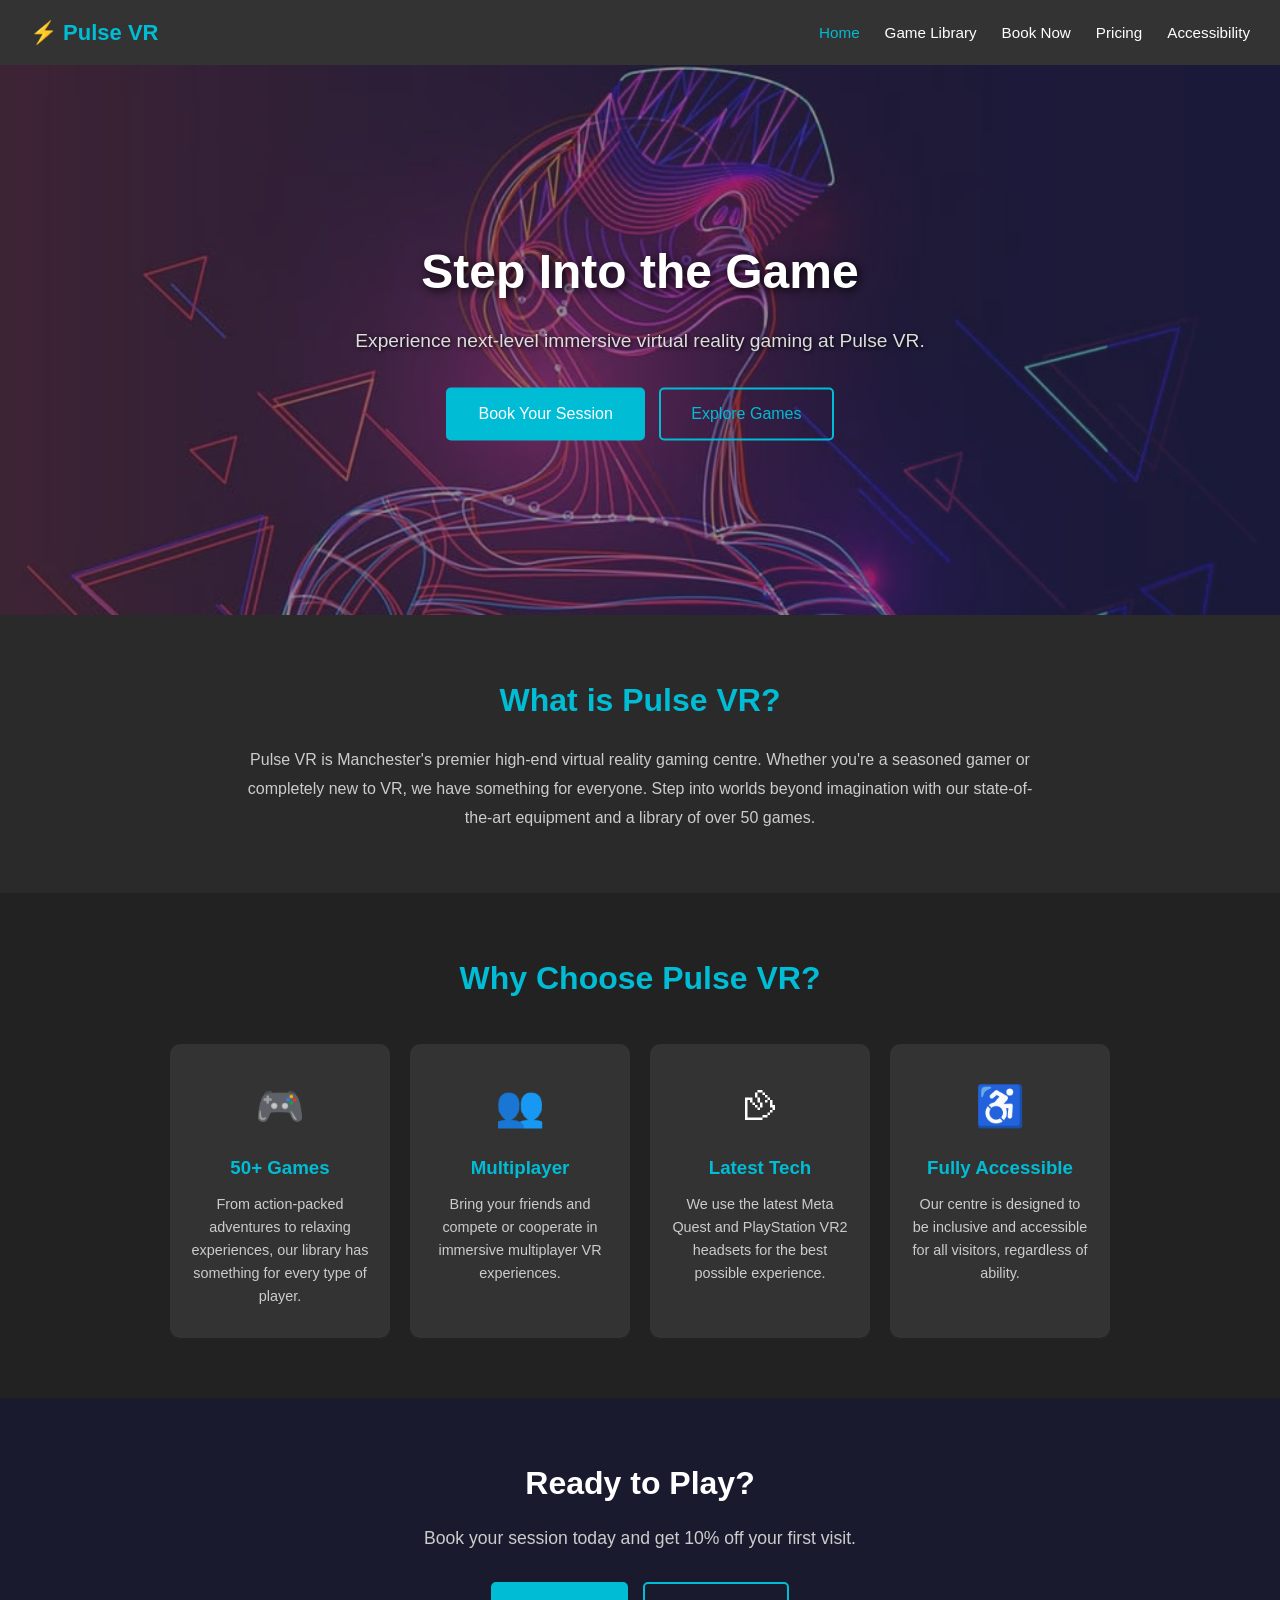
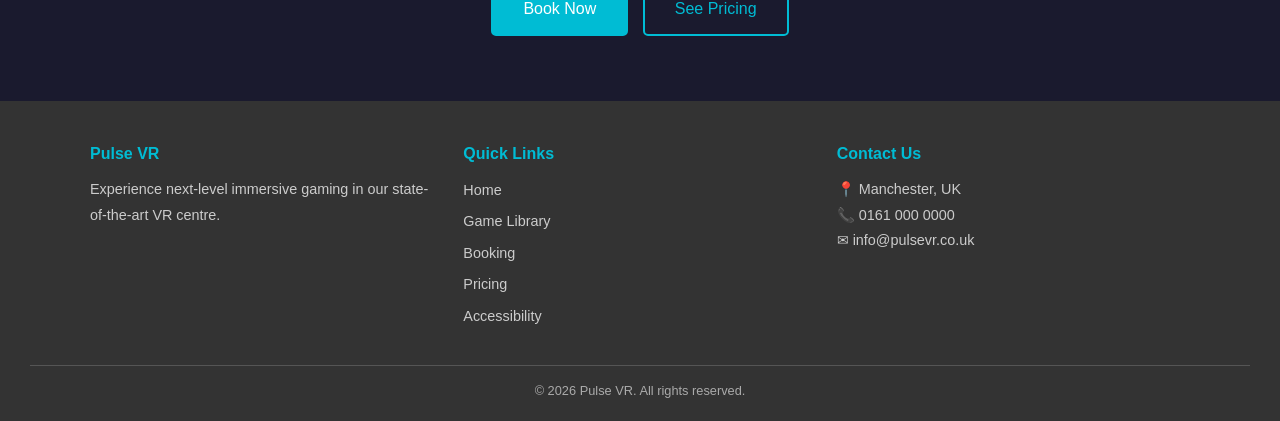
<file: index.html>
<!DOCTYPE html>
<html lang="en">
<head>
    <meta charset="UTF-8">
    <meta name="viewport" content="width=device-width, initial-scale=1.0">
    <title>Pulse VR - Step Into the Game</title> 
    <link rel="stylesheet" href="css/style.css">
</head>
<body>

    <!-- Navigation -->
    <nav>
        <a href="index.html" class="logo">&#9889; Pulse VR</a>
        <button class="hamburger" id="hamburger" aria-label="Open navigation menu">&#9776;</button>
        <ul class="nav-links" id="nav-links">
            <li><a href="index.html" class="active">Home</a></li>
            <li><a href="pages/page1.html">Game Library</a></li>
            <li><a href="pages/page2.html">Book Now</a></li>
            <li><a href="pages/page3.html">Pricing</a></li>
            <li><a href="pages/page4.html">Accessibility</a></li>
        </ul>
    </nav>

    <!-- Hero Banner -->
    <section class="hero-banner">
        <img src="images/best-virtual-reality-pc-games-hero1570484687797327.avif" alt="Players using VR headsets in an immersive gaming pod at Pulse VR centre">
        <div class="hero-text">
            <h1>Step Into the Game</h1>
            <p>Experience next-level immersive virtual reality gaming at Pulse VR.</p>
            <a href="pages/page2.html" class="btn">Book Your Session</a>
            <a href="pages/page1.html" class="btn btn-outline">Explore Games</a>
        </div>
    </section>

    <!-- About Section -->
    <section class="about">
        <div class="container">
            <h2>What is Pulse VR?</h2>
            <p>Pulse VR is Manchester's premier high-end virtual reality gaming centre. Whether you're a seasoned gamer or completely new to VR, we have something for everyone. Step into worlds beyond imagination with our state-of-the-art equipment and a library of over 50 games.</p>
        </div>
    </section>

    <!-- Features Section -->
    <section class="features">
        <div class="container">
            <h2>Why Choose Pulse VR?</h2>
            <div class="feature-cards">
                <div class="card">
                    <div class="card-icon">&#127918;</div>
                    <h3>50+ Games</h3>
                    <p>From action-packed adventures to relaxing experiences, our library has something for every type of player.</p>
                </div>
                <div class="card">
                    <div class="card-icon">&#128101;</div>
                    <h3>Multiplayer</h3>
                    <p>Bring your friends and compete or cooperate in immersive multiplayer VR experiences.</p>
                </div>
                <div class="card">
                    <div class="card-icon">&#129549;</div>
                    <h3>Latest Tech</h3>
                    <p>We use the latest Meta Quest and PlayStation VR2 headsets for the best possible experience.</p>
                </div>
                <div class="card">
                    <div class="card-icon">&#9855;</div>
                    <h3>Fully Accessible</h3>
                    <p>Our centre is designed to be inclusive and accessible for all visitors, regardless of ability.</p>
                </div>
            </div>
        </div>
    </section>

    <!-- CTA Section -->
    <section class="cta">
        <div class="container">
            <h2>Ready to Play?</h2>
            <p>Book your session today and get 10% off your first visit.</p>
            <a href="pages/page2.html" class="btn">Book Now</a>
            <a href="pages/page3.html" class="btn btn-outline">See Pricing</a>
        </div>
    </section>

    <!-- Footer -->
    <footer>
        <div class="footer-container">
            <div class="footer-section">
                <h3>Pulse VR</h3>
                <p>Experience next-level immersive gaming in our state-of-the-art VR centre.</p>
            </div>
            <div class="footer-section">
                <h3>Quick Links</h3>
                <ul>
                    <li><a href="index.html">Home</a></li>
                    <li><a href="pages/page1.html">Game Library</a></li>
                    <li><a href="pages/page2.html">Booking</a></li>
                    <li><a href="pages/page3.html">Pricing</a></li>
                    <li><a href="pages/page4.html">Accessibility</a></li>
                </ul>
            </div>
            <div class="footer-section">
                <h3>Contact Us</h3>
                <p>&#128205; Manchester, UK</p>
                <p>&#128222; 0161 000 0000</p>
                <p>&#9993; info@pulsevr.co.uk</p>
            </div>
        </div>
        <div class="footer-bottom">
            <p>&copy; 2026 Pulse VR. All rights reserved.</p>
        </div>
    </footer>

    <script src="scripts/main.js"></script>
</body>
</html>
</file>
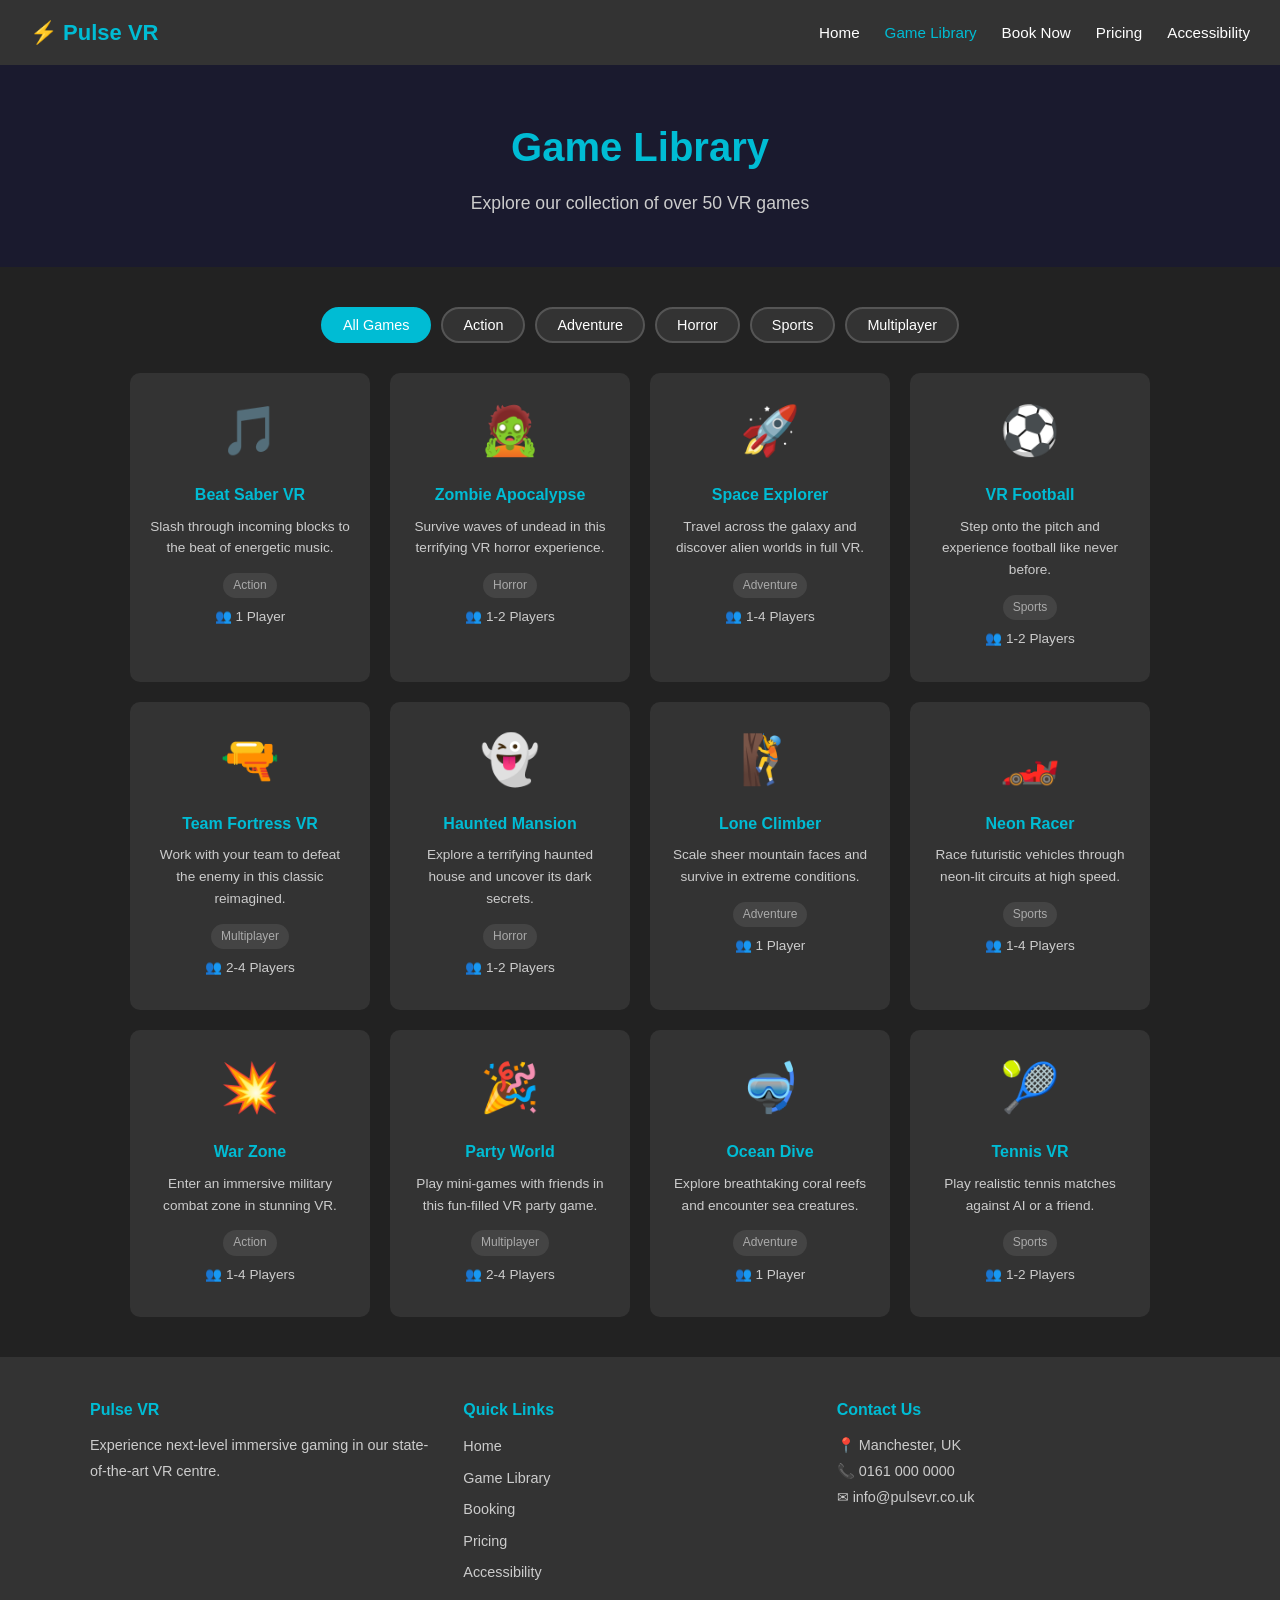
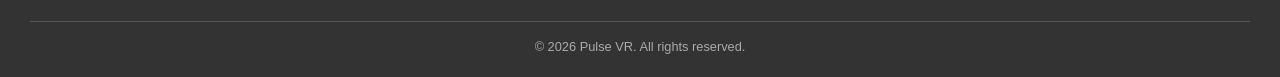
<file: pages/page1.html>
<!DOCTYPE html>
<html lang="en">
<head>
    <meta charset="UTF-8">
    <meta name="viewport" content="width=device-width, initial-scale=1.0">
    <title>Pulse VR - Game Library</title>
    <link rel="stylesheet" href="../css/style.css">
</head>
<body>

    <!-- Navigation -->
    <nav>
        <a href="../index.html" class="logo">&#9889; Pulse VR</a>
        <button class="hamburger" id="hamburger" aria-label="Open navigation menu">&#9776;</button>
        <ul class="nav-links" id="nav-links">
            <li><a href="../index.html">Home</a></li>
            <li><a href="page1.html" class="active">Game Library</a></li>
            <li><a href="page2.html">Book Now</a></li>
            <li><a href="page3.html">Pricing</a></li>
            <li><a href="page4.html">Accessibility</a></li>
        </ul>
    </nav>

    <!-- Page Header -->
    <div class="page-header">
        <h1>Game Library</h1>
        <p>Explore our collection of over 50 VR games</p>
    </div>

    <!-- Game Library Section -->
    <section class="game-library">
        <div class="filter-buttons">
            <button class="filter-btn active" data-filter="all">All Games</button>
            <button class="filter-btn" data-filter="action">Action</button>
            <button class="filter-btn" data-filter="adventure">Adventure</button>
            <button class="filter-btn" data-filter="horror">Horror</button>
            <button class="filter-btn" data-filter="sports">Sports</button>
            <button class="filter-btn" data-filter="multiplayer">Multiplayer</button>
        </div>

        <div class="games-grid" id="games-grid">
            <!-- Games are injected by JavaScript -->
        </div>
    </section>

    <!-- Footer -->
    <footer>
        <div class="footer-container">
            <div class="footer-section">
                <h3>Pulse VR</h3>
                <p>Experience next-level immersive gaming in our state-of-the-art VR centre.</p>
            </div>
            <div class="footer-section">
                <h3>Quick Links</h3>
                <ul>
                    <li><a href="../index.html">Home</a></li>
                    <li><a href="page1.html">Game Library</a></li>
                    <li><a href="page2.html">Booking</a></li>
                    <li><a href="page3.html">Pricing</a></li>
                    <li><a href="page4.html">Accessibility</a></li>
                </ul>
            </div>
            <div class="footer-section">
                <h3>Contact Us</h3>
                <p>&#128205; Manchester, UK</p>
                <p>&#128222; 0161 000 0000</p>
                <p>&#9993; info@pulsevr.co.uk</p>
            </div>
        </div>
        <div class="footer-bottom">
            <p>&copy; 2026 Pulse VR. All rights reserved.</p>
        </div>
    </footer>

    <script src="../scripts/main.js"></script>
</body>
</html>
</file>
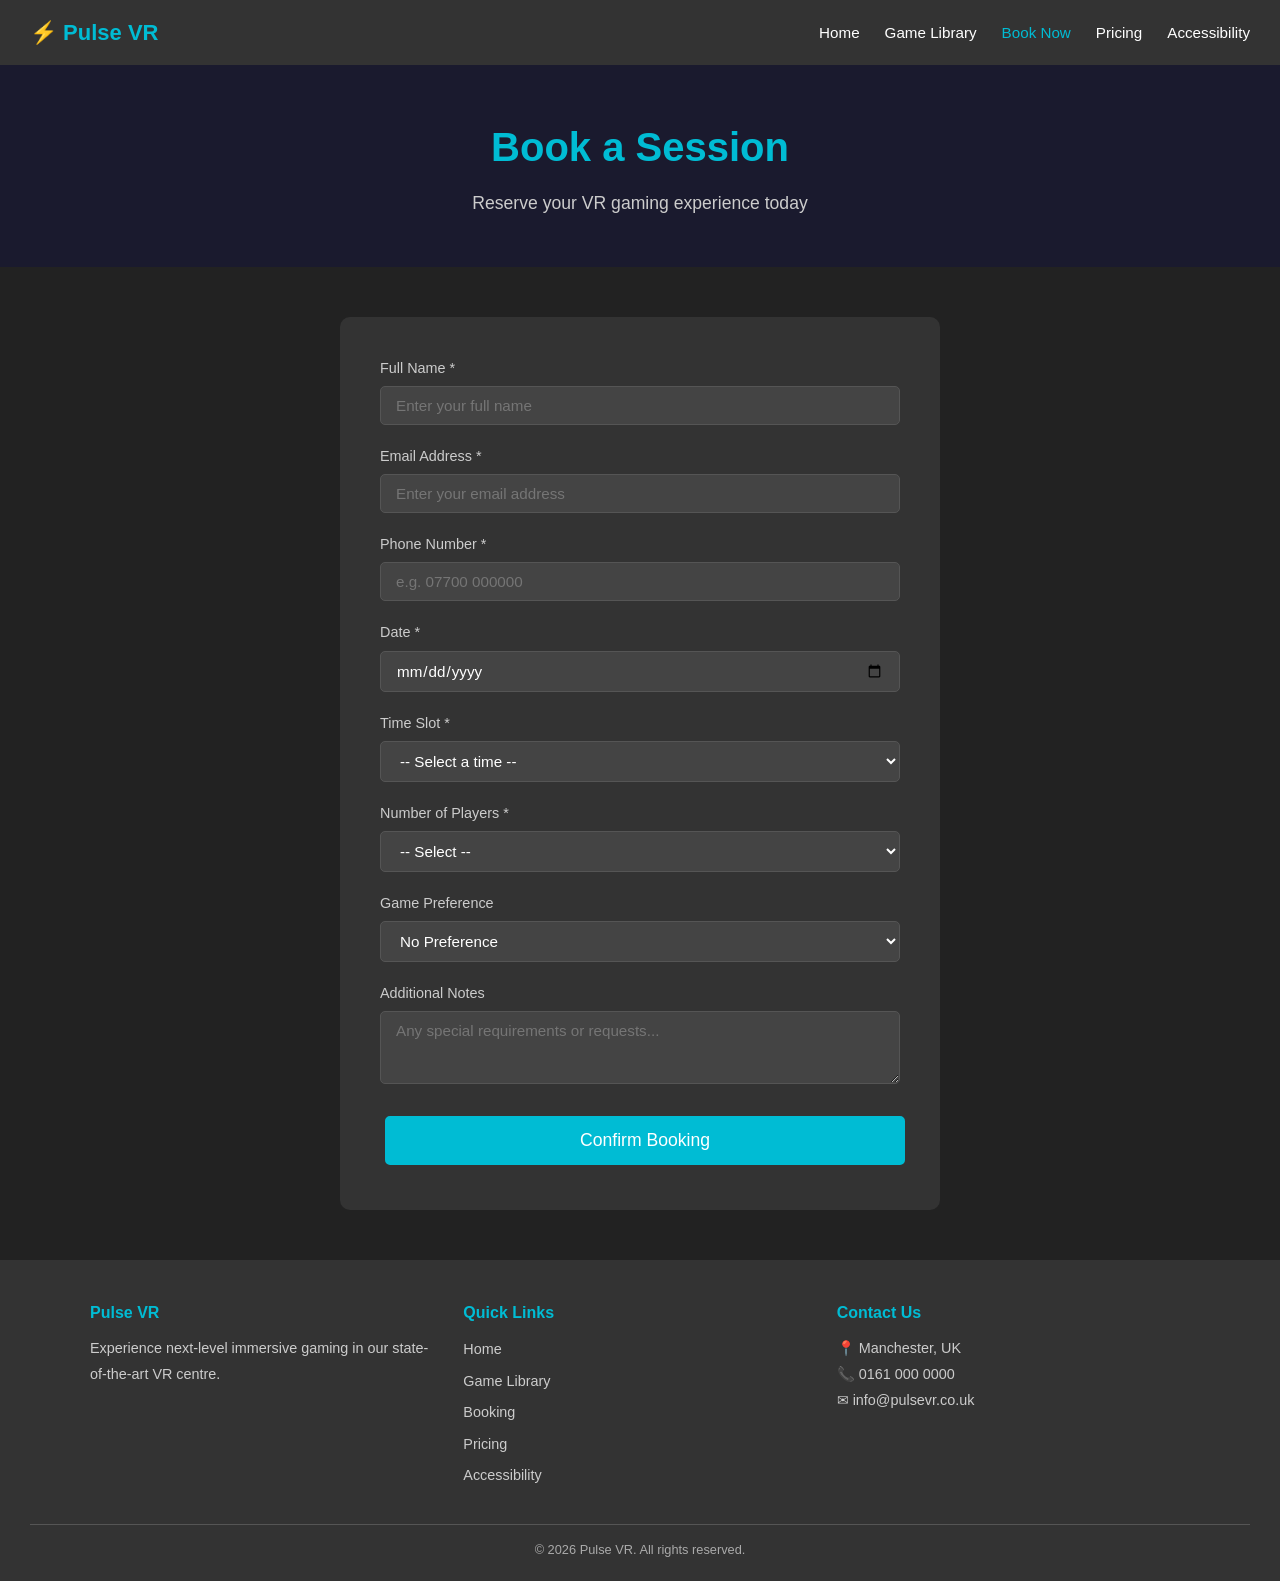
<file: pages/page2.html>
<!DOCTYPE html>
<html lang="en">
<head>
    <meta charset="UTF-8">
    <meta name="viewport" content="width=device-width, initial-scale=1.0">
    <title>Pulse VR - Book a Session</title>
    <link rel="stylesheet" href="../css/style.css">
</head>
<body>

    <!-- Navigation -->
    <nav>
        <a href="../index.html" class="logo">&#9889; Pulse VR</a>
        <button class="hamburger" id="hamburger" aria-label="Open navigation menu">&#9776;</button>
        <ul class="nav-links" id="nav-links">
            <li><a href="../index.html">Home</a></li>
            <li><a href="page1.html">Game Library</a></li>
            <li><a href="page2.html" class="active">Book Now</a></li>
            <li><a href="page3.html">Pricing</a></li>
            <li><a href="page4.html">Accessibility</a></li>
        </ul>
    </nav>

    <!-- Page Header -->
    <div class="page-header">
        <h1>Book a Session</h1>
        <p>Reserve your VR gaming experience today</p>
    </div>

    <!-- Booking Form Section -->
    <section class="booking-section">
        <form class="booking-form" id="booking-form" novalidate>

            <div class="form-group">
                <label for="name">Full Name *</label>
                <input type="text" id="name" name="name" placeholder="Enter your full name">
                <span class="form-error" id="name-error">Please enter your full name.</span>
            </div>

            <div class="form-group">
                <label for="email">Email Address *</label>
                <input type="email" id="email" name="email" placeholder="Enter your email address">
                <span class="form-error" id="email-error">Please enter a valid email address.</span>
            </div>

            <div class="form-group">
                <label for="phone">Phone Number *</label>
                <input type="tel" id="phone" name="phone" placeholder="e.g. 07700 000000">
                <span class="form-error" id="phone-error">Please enter a valid UK phone number.</span>
            </div>

            <div class="form-group">
                <label for="date">Date *</label>
                <input type="date" id="date" name="date">
                <span class="form-error" id="date-error">Please select a valid future date.</span>
            </div>

            <div class="form-group">
                <label for="time">Time Slot *</label>
                <select id="time" name="time">
                    <option value="">-- Select a time --</option>
                    <option value="10:00">10:00 AM</option>
                    <option value="11:00">11:00 AM</option>
                    <option value="12:00">12:00 PM</option>
                    <option value="13:00">1:00 PM</option>
                    <option value="14:00">2:00 PM</option>
                    <option value="15:00">3:00 PM</option>
                    <option value="16:00">4:00 PM</option>
                    <option value="17:00">5:00 PM</option>
                </select>
                <span class="form-error" id="time-error">Please select a time slot.</span>
            </div>

            <div class="form-group">
                <label for="players">Number of Players *</label>
                <select id="players" name="players">
                    <option value="">-- Select --</option>
                    <option value="1">1 Player</option>
                    <option value="2">2 Players</option>
                    <option value="3">3 Players</option>
                    <option value="4">4 Players</option>
                </select>
                <span class="form-error" id="players-error">Please select the number of players.</span>
            </div>

            <div class="form-group">
                <label for="game">Game Preference</label>
                <select id="game" name="game">
                    <option value="no-preference">No Preference</option>
                    <option value="action">Action</option>
                    <option value="adventure">Adventure</option>
                    <option value="horror">Horror</option>
                    <option value="sports">Sports</option>
                    <option value="multiplayer">Multiplayer</option>
                </select>
            </div>

            <div class="form-group">
                <label for="notes">Additional Notes</label>
                <textarea id="notes" name="notes" rows="3" placeholder="Any special requirements or requests..."></textarea>
            </div>

            <button type="submit" class="btn" style="width: 100%; font-size: 1.1rem;">Confirm Booking</button>

            <div class="form-success" id="form-success">
                &#127918; Booking confirmed! We will send a confirmation to your email shortly.
            </div>

        </form>
    </section>

    <!-- Footer -->
    <footer>
        <div class="footer-container">
            <div class="footer-section">
                <h3>Pulse VR</h3>
                <p>Experience next-level immersive gaming in our state-of-the-art VR centre.</p>
            </div>
            <div class="footer-section">
                <h3>Quick Links</h3>
                <ul>
                    <li><a href="../index.html">Home</a></li>
                    <li><a href="page1.html">Game Library</a></li>
                    <li><a href="page2.html">Booking</a></li>
                    <li><a href="page3.html">Pricing</a></li>
                    <li><a href="page4.html">Accessibility</a></li>
                </ul>
            </div>
            <div class="footer-section">
                <h3>Contact Us</h3>
                <p>&#128205; Manchester, UK</p>
                <p>&#128222; 0161 000 0000</p>
                <p>&#9993; info@pulsevr.co.uk</p>
            </div>
        </div>
        <div class="footer-bottom">
            <p>&copy; 2026 Pulse VR. All rights reserved.</p>
        </div>
    </footer>

    <script src="../scripts/main.js"></script>
</body>
</html>
</file>
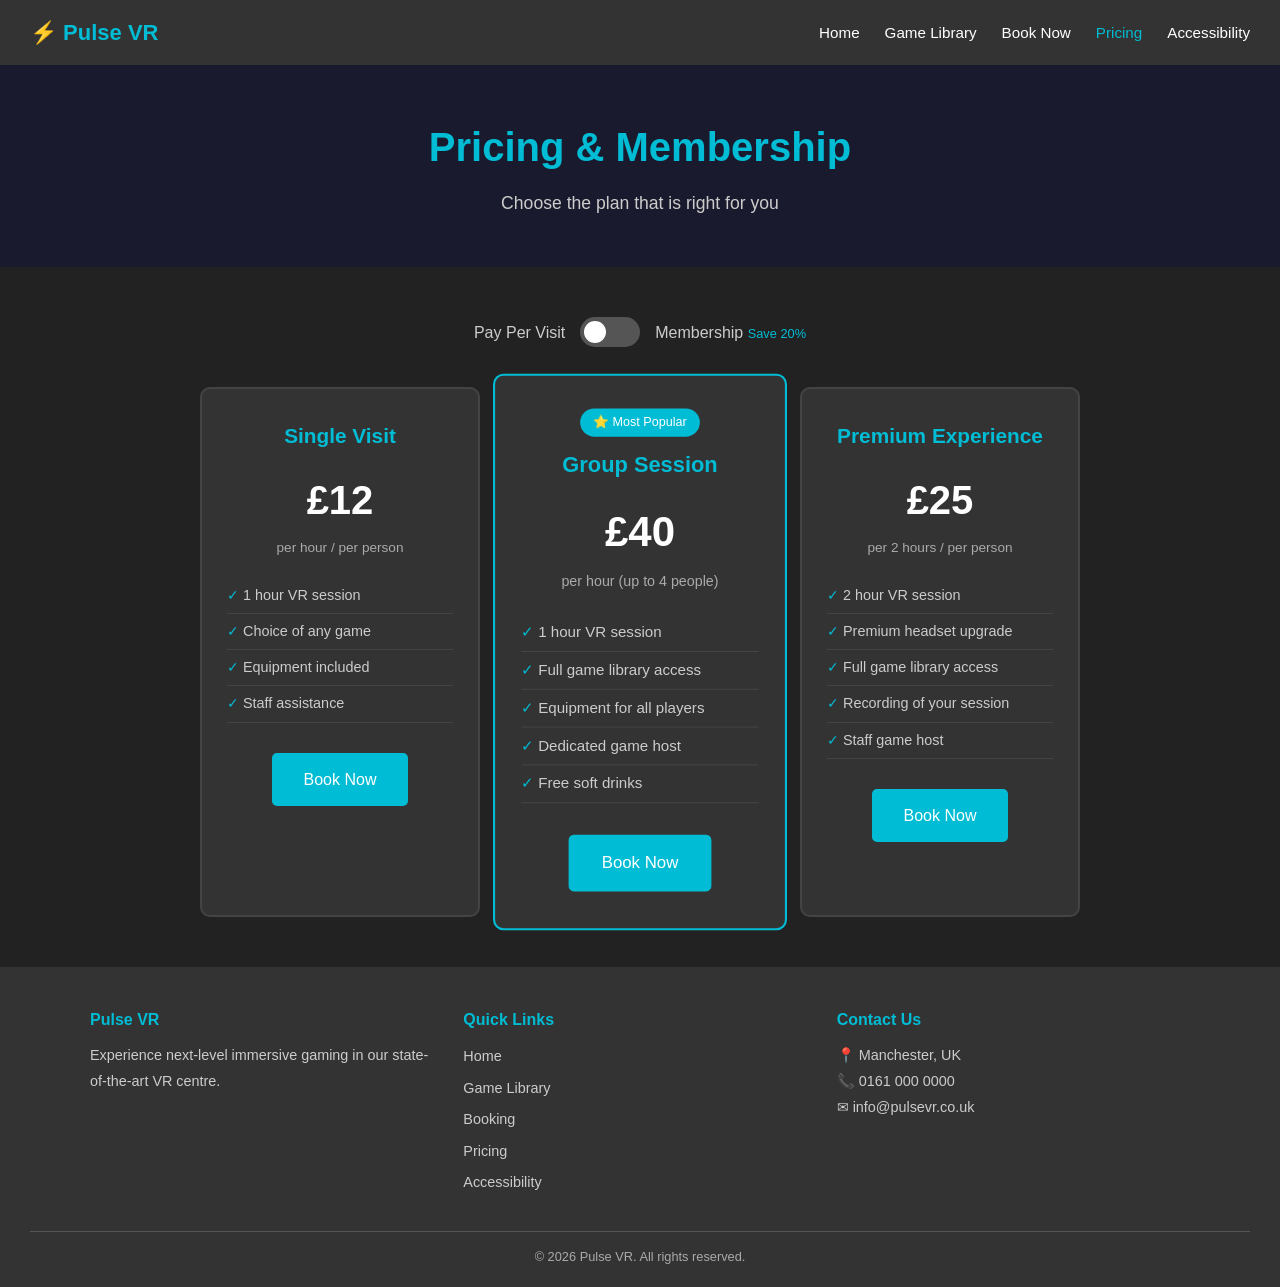
<file: pages/page3.html>
<!DOCTYPE html>
<html lang="en">
<head>
    <meta charset="UTF-8">
    <meta name="viewport" content="width=device-width, initial-scale=1.0">
    <title>Pulse VR - Pricing & Membership</title> 
    <link rel="stylesheet" href="../css/style.css">
</head>
<body>

    <!-- Navigation -->
    <nav>
        <a href="../index.html" class="logo">&#9889; Pulse VR</a>
        <button class="hamburger" id="hamburger" aria-label="Open navigation menu">&#9776;</button>
        <ul class="nav-links" id="nav-links">
            <li><a href="../index.html">Home</a></li>
            <li><a href="page1.html">Game Library</a></li>
            <li><a href="page2.html">Book Now</a></li>
            <li><a href="page3.html" class="active">Pricing</a></li>
            <li><a href="page4.html">Accessibility</a></li>
        </ul>
    </nav>

    <!-- Page Header -->
    <div class="page-header">
        <h1>Pricing &amp; Membership</h1>
        <p>Choose the plan that is right for you</p>
    </div>

    <!-- Pricing Section -->
    <section class="pricing-section">

        <div class="pricing-toggle">
            <span>Pay Per Visit</span>
            <label class="toggle-switch" aria-label="Toggle between pay per visit and monthly membership">
                <input type="checkbox" id="pricing-toggle">
                <span class="slider"></span>
            </label>
            <span>Membership <span class="save-badge">Save 20%</span></span>
        </div>

        <div class="pricing-cards" id="pricing-cards">
            <!-- Pricing cards injected by JavaScript -->
        </div>

    </section>

    <!-- Footer -->
    <footer>
        <div class="footer-container">
            <div class="footer-section">
                <h3>Pulse VR</h3>
                <p>Experience next-level immersive gaming in our state-of-the-art VR centre.</p>
            </div>
            <div class="footer-section">
                <h3>Quick Links</h3>
                <ul>
                    <li><a href="../index.html">Home</a></li>
                    <li><a href="page1.html">Game Library</a></li>
                    <li><a href="page2.html">Booking</a></li>
                    <li><a href="page3.html">Pricing</a></li>
                    <li><a href="page4.html">Accessibility</a></li>
                </ul>
            </div>
            <div class="footer-section">
                <h3>Contact Us</h3>
                <p>&#128205; Manchester, UK</p>
                <p>&#128222; 0161 000 0000</p>
                <p>&#9993; info@pulsevr.co.uk</p>
            </div>
        </div>
        <div class="footer-bottom">
            <p>&copy; 2026 Pulse VR. All rights reserved.</p>
        </div>
    </footer>

    <script src="../scripts/main.js"></script>
</body>
</html>
</file>
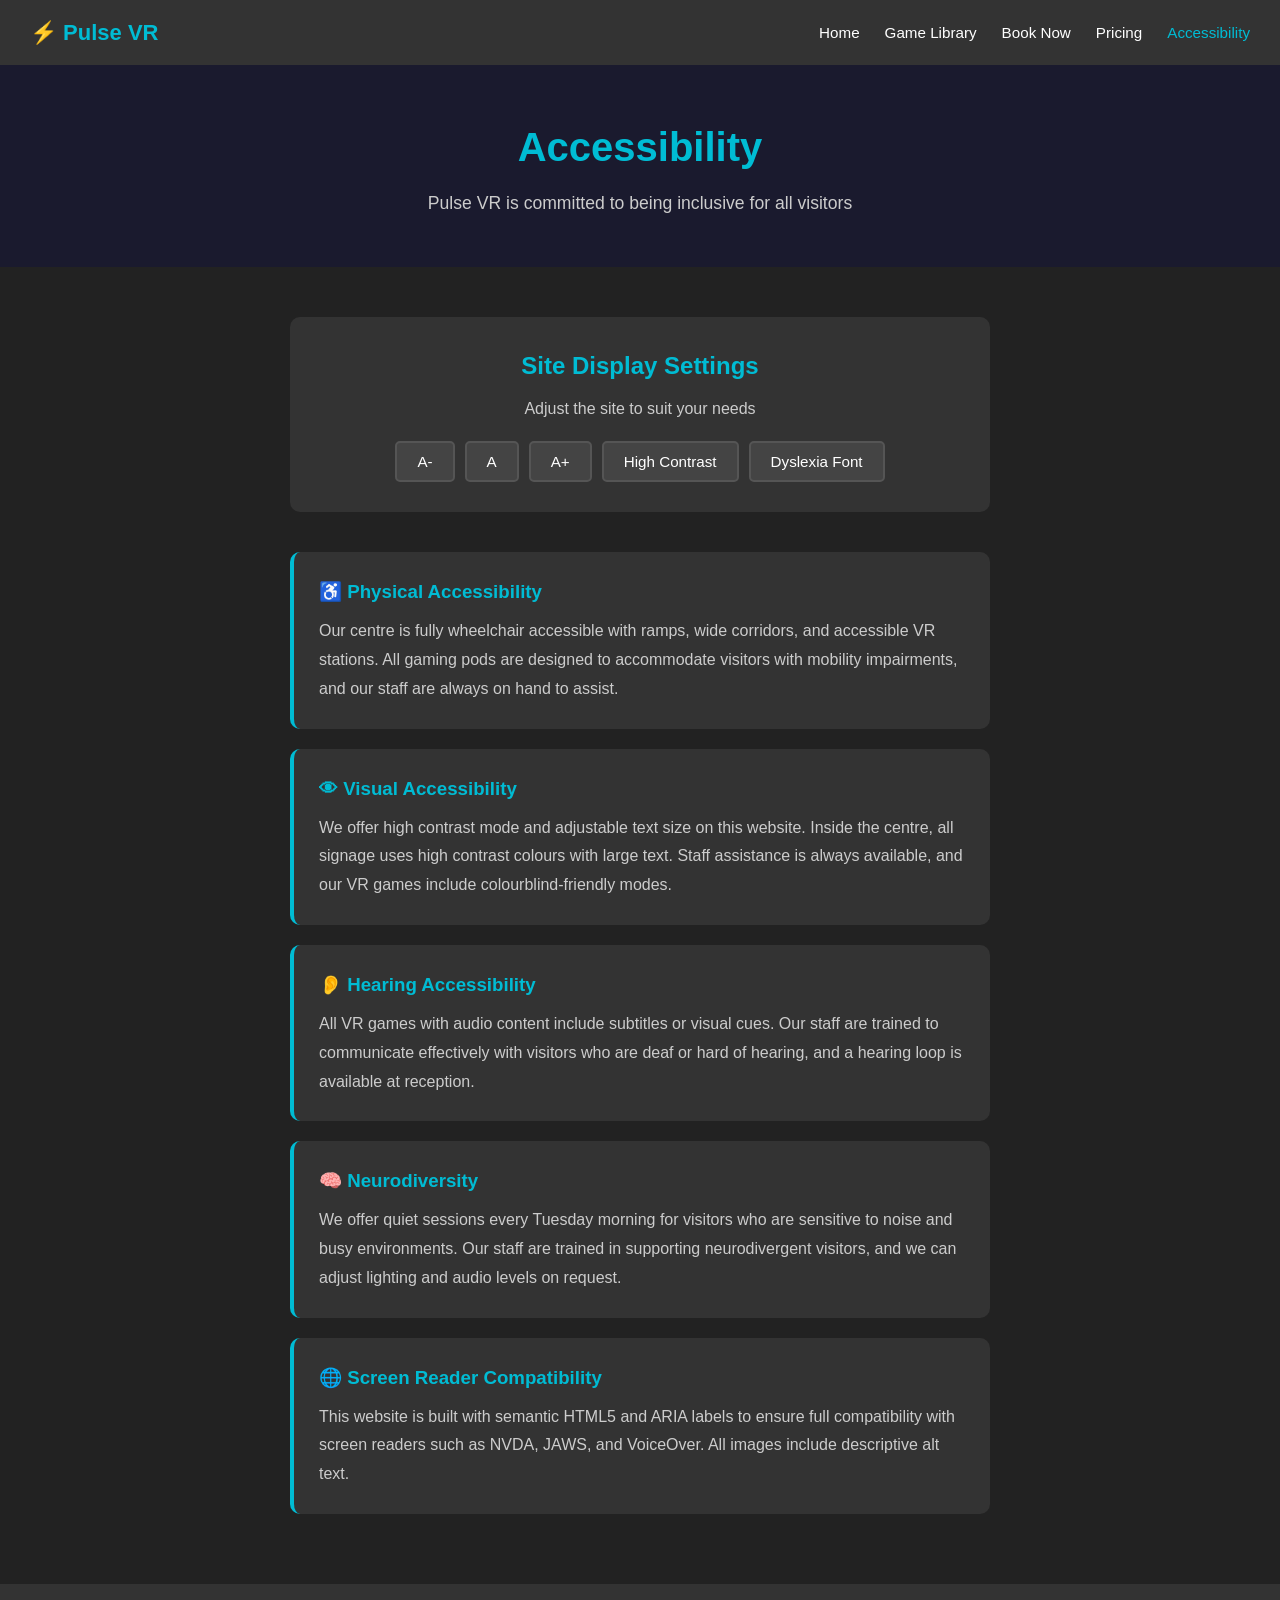
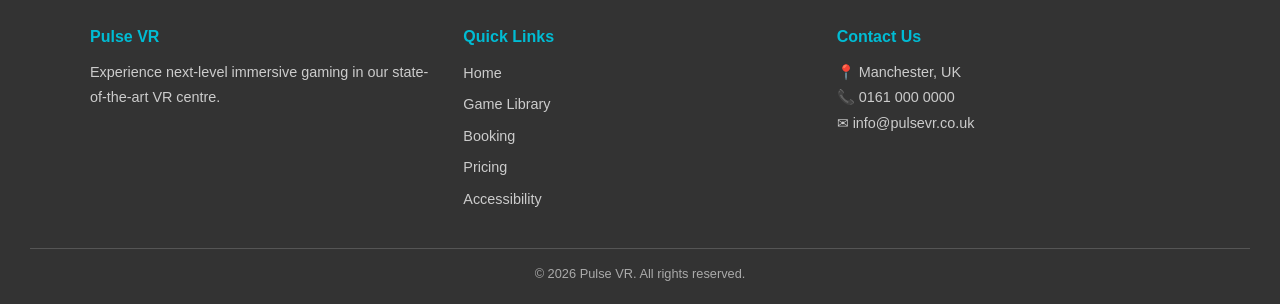
<file: pages/page4.html>
<!DOCTYPE html>
<html lang="en">
<head>
    <meta charset="UTF-8">
    <meta name="viewport" content="width=device-width, initial-scale=1.0">
    <title>Pulse VR - Accessibility</title>
    <link rel="stylesheet" href="../css/style.css">
</head>
<body>

    <!-- Navigation -->
    <nav>
        <a href="../index.html" class="logo">&#9889; Pulse VR</a>
        <button class="hamburger" id="hamburger" aria-label="Open navigation menu">&#9776;</button>
        <ul class="nav-links" id="nav-links">
            <li><a href="../index.html">Home</a></li>
            <li><a href="page1.html">Game Library</a></li>
            <li><a href="page2.html">Book Now</a></li>
            <li><a href="page3.html">Pricing</a></li>
            <li><a href="page4.html" class="active">Accessibility</a></li>
        </ul>
    </nav>

    <!-- Page Header -->
    <div class="page-header">
        <h1>Accessibility</h1>
        <p>Pulse VR is committed to being inclusive for all visitors</p>
    </div>

    <section class="accessibility-section">

        <!-- Display Controls -->
        <div class="accessibility-controls">
            <h2>Site Display Settings</h2>
            <p class="controls-subtitle">Adjust the site to suit your needs</p>
            <div class="a11y-buttons">
                <button class="a11y-btn" id="font-decrease" aria-label="Decrease font size">A-</button>
                <button class="a11y-btn" id="font-reset" aria-label="Reset font size to default">A</button>
                <button class="a11y-btn" id="font-increase" aria-label="Increase font size">A+</button>
                <button class="a11y-btn" id="contrast-toggle" aria-label="Toggle high contrast mode">High Contrast</button>
                <button class="a11y-btn" id="dyslexia-toggle" aria-label="Toggle dyslexia-friendly font">Dyslexia Font</button>
            </div>
        </div>

        <!-- Info Cards -->
        <div class="accessibility-info">

            <div class="info-card">
                <h3>&#9855; Physical Accessibility</h3>
                <p>Our centre is fully wheelchair accessible with ramps, wide corridors, and accessible VR stations. All gaming pods are designed to accommodate visitors with mobility impairments, and our staff are always on hand to assist.</p>
            </div>

            <div class="info-card">
                <h3>&#128065; Visual Accessibility</h3>
                <p>We offer high contrast mode and adjustable text size on this website. Inside the centre, all signage uses high contrast colours with large text. Staff assistance is always available, and our VR games include colourblind-friendly modes.</p>
            </div>

            <div class="info-card">
                <h3>&#128066; Hearing Accessibility</h3>
                <p>All VR games with audio content include subtitles or visual cues. Our staff are trained to communicate effectively with visitors who are deaf or hard of hearing, and a hearing loop is available at reception.</p>
            </div>

            <div class="info-card">
                <h3>&#129504; Neurodiversity</h3>
                <p>We offer quiet sessions every Tuesday morning for visitors who are sensitive to noise and busy environments. Our staff are trained in supporting neurodivergent visitors, and we can adjust lighting and audio levels on request.</p>
            </div>

            <div class="info-card">
                <h3>&#127760; Screen Reader Compatibility</h3>
                <p>This website is built with semantic HTML5 and ARIA labels to ensure full compatibility with screen readers such as NVDA, JAWS, and VoiceOver. All images include descriptive alt text.</p>
            </div>

        </div>

    </section>

    <!-- Footer -->
    <footer>
        <div class="footer-container">
            <div class="footer-section">
                <h3>Pulse VR</h3>
                <p>Experience next-level immersive gaming in our state-of-the-art VR centre.</p>
            </div>
            <div class="footer-section">
                <h3>Quick Links</h3>
                <ul>
                    <li><a href="../index.html">Home</a></li>
                    <li><a href="page1.html">Game Library</a></li>
                    <li><a href="page2.html">Booking</a></li>
                    <li><a href="page3.html">Pricing</a></li>
                    <li><a href="page4.html">Accessibility</a></li>
                </ul>
            </div>
            <div class="footer-section">
                <h3>Contact Us</h3>
                <p>&#128205; Manchester, UK</p>
                <p>&#128222; 0161 000 0000</p>
                <p>&#9993; info@pulsevr.co.uk</p>
            </div>
        </div>
        <div class="footer-bottom">
            <p>&copy; 2026 Pulse VR. All rights reserved.</p>
        </div>
    </footer>

    <script src="../scripts/main.js"></script>
</body>
</html>
</file>
<file: css/style.css>
/* ============================================================
   PULSE VR - style.css
   ============================================================ */

/* ---- RESET ------------------------------------------------- */
* {
    margin: 0;
    padding: 0;
    box-sizing: border-box;
}

/* ---- GLOBAL ----------------------------------------------- */
body {
    font-family: Arial, Helvetica, sans-serif;
    background-color: #222;
    color: white;
    line-height: 1.6;
}

.container {
    max-width: 1100px;
    margin: 0 auto;
    padding: 0 20px;
}

/* ---- NAVIGATION ------------------------------------------- */
nav {
    width: 100%;
    background-color: #333;
    display: flex;
    align-items: center;
    justify-content: space-between;
    padding: 15px 30px;
    position: sticky;
    top: 0;
    z-index: 1000;
}

.logo {
    font-size: 22px;
    font-weight: bold;
    color: #00bcd4;
    text-decoration: none;
}

.nav-links {
    list-style: none;
    display: flex;
    gap: 25px;
}

.nav-links a {
    color: white;
    text-decoration: none;
    font-size: 0.95rem;
    transition: color 0.3s;
}

.nav-links a:hover,
.nav-links a.active {
    color: #00bcd4;
}

/* Hamburger button (mobile only) */
.hamburger {
    display: none;
    background: none;
    border: none;
    color: white;
    font-size: 1.5rem;
    cursor: pointer;
}

/* ---- HERO BANNER ------------------------------------------ */
.hero-banner {
    position: relative;
    width: 100%;
    height: 550px;
    overflow: hidden;
    background-color: #333;
}

.hero-banner img {
    width: 100%;
    height: 100%;
    object-fit: cover;
    display: block;
    opacity: 0.5;
}

.hero-text {
    position: absolute;
    top: 50%;
    left: 50%;
    transform: translate(-50%, -50%);
    text-align: center;
    width: 90%;
}

.hero-text h1 {
    font-size: 3rem;
    margin-bottom: 15px;
    text-shadow: 2px 2px 8px rgba(0, 0, 0, 0.9);
    color: white;
}

.hero-text p {
    font-size: 1.2rem;
    margin-bottom: 25px;
    text-shadow: 1px 1px 4px rgba(0, 0, 0, 0.9);
    color: #ddd;
}

/* ---- BUTTONS ---------------------------------------------- */
.btn {
    display: inline-block;
    background-color: #00bcd4;
    color: white;
    border: 2px solid #00bcd4;
    padding: 12px 30px;
    font-size: 1rem;
    border-radius: 5px;
    cursor: pointer;
    text-decoration: none;
    margin: 5px;
    transition: background-color 0.3s, color 0.3s;
}

.btn:hover {
    background-color: #0097a7;
    border-color: #0097a7;
}

.btn-outline {
    background-color: transparent;
    color: #00bcd4;
}

.btn-outline:hover {
    background-color: #00bcd4;
    color: white;
}

/* ---- ABOUT SECTION ---------------------------------------- */
.about {
    background-color: #2a2a2a;
    padding: 60px 20px;
    text-align: center;
}

.about h2 {
    font-size: 2rem;
    color: #00bcd4;
    margin-bottom: 20px;
}

.about p {
    font-size: 1rem;
    color: #ccc;
    max-width: 800px;
    margin: 0 auto;
    line-height: 1.8;
}

/* ---- FEATURES SECTION ------------------------------------- */
.features {
    background-color: #222;
    padding: 60px 20px;
    text-align: center;
}

.features h2 {
    font-size: 2rem;
    color: #00bcd4;
    margin-bottom: 40px;
}

.feature-cards {
    display: flex;
    flex-wrap: wrap;
    gap: 20px;
    justify-content: center;
}

.card {
    background-color: #333;
    border-radius: 10px;
    padding: 30px 20px;
    width: 220px;
    text-align: center;
    transition: transform 0.3s, box-shadow 0.3s;
}

.card:hover {
    transform: translateY(-5px);
    box-shadow: 0 8px 20px rgba(0, 188, 212, 0.3);
}

.card-icon {
    font-size: 2.5rem;
    margin-bottom: 15px;
}

.card h3 {
    color: #00bcd4;
    margin-bottom: 10px;
}

.card p {
    color: #ccc;
    font-size: 0.9rem;
}

/* ---- CTA SECTION ------------------------------------------ */
.cta {
    background-color: #1a1a2e;
    padding: 60px 20px;
    text-align: center;
}

.cta h2 {
    font-size: 2rem;
    margin-bottom: 15px;
}

.cta p {
    color: #ccc;
    margin-bottom: 25px;
    font-size: 1.1rem;
}

/* ---- PAGE HEADER ------------------------------------------ */
.page-header {
    background-color: #1a1a2e;
    text-align: center;
    padding: 50px 20px;
}

.page-header h1 {
    font-size: 2.5rem;
    color: #00bcd4;
    margin-bottom: 10px;
}

.page-header p {
    color: #ccc;
    font-size: 1.1rem;
}

/* ---- GAME LIBRARY ----------------------------------------- */
.game-library {
    background-color: #222;
    padding: 40px 20px;
}

.filter-buttons {
    display: flex;
    flex-wrap: wrap;
    gap: 10px;
    justify-content: center;
    margin-bottom: 30px;
}

.filter-btn {
    background-color: #333;
    color: white;
    border: 2px solid #555;
    padding: 8px 20px;
    border-radius: 20px;
    cursor: pointer;
    font-size: 0.9rem;
    transition: all 0.3s;
}

.filter-btn:hover,
.filter-btn.active {
    background-color: #00bcd4;
    border-color: #00bcd4;
    color: white;
}

.games-grid {
    display: flex;
    flex-wrap: wrap;
    gap: 20px;
    justify-content: center;
    max-width: 1100px;
    margin: 0 auto;
}

.game-card {
    background-color: #333;
    border-radius: 10px;
    padding: 20px;
    width: 240px;
    text-align: center;
    transition: transform 0.3s, box-shadow 0.3s;
}

.game-card:hover {
    transform: translateY(-5px);
    box-shadow: 0 8px 20px rgba(0, 188, 212, 0.3);
}

.game-icon {
    font-size: 3rem;
    margin-bottom: 12px;
    display: block;
}

.game-card h3 {
    color: #00bcd4;
    margin-bottom: 8px;
    font-size: 1rem;
}

.game-card p {
    color: #ccc;
    font-size: 0.85rem;
    margin-bottom: 12px;
}

.game-tag {
    display: inline-block;
    background-color: #444;
    color: #aaa;
    padding: 3px 10px;
    border-radius: 20px;
    font-size: 0.75rem;
    margin-bottom: 8px;
}

.game-players {
    font-size: 0.8rem;
    color: #00bcd4;
}

/* ---- BOOKING FORM ----------------------------------------- */
.booking-section {
    background-color: #222;
    padding: 50px 20px;
}

.booking-form {
    background-color: #333;
    border-radius: 10px;
    padding: 40px;
    max-width: 600px;
    margin: 0 auto;
}

.form-group {
    margin-bottom: 20px;
}

.form-group label {
    display: block;
    color: #ccc;
    margin-bottom: 6px;
    font-size: 0.9rem;
}

.form-group input,
.form-group select,
.form-group textarea {
    width: 100%;
    padding: 10px 15px;
    background-color: #444;
    border: 1px solid #555;
    border-radius: 5px;
    color: white;
    font-size: 0.95rem;
    font-family: Arial, Helvetica, sans-serif;
}

.form-group input:focus,
.form-group select:focus,
.form-group textarea:focus {
    outline: none;
    border-color: #00bcd4;
}

.form-group select option {
    background-color: #333;
}

.form-error {
    color: #ff6b6b;
    font-size: 0.8rem;
    margin-top: 5px;
    display: none;
}

.form-success {
    background-color: #1b5e20;
    color: #a5d6a7;
    padding: 15px;
    border-radius: 5px;
    text-align: center;
    display: none;
    margin-top: 20px;
    font-size: 1rem;
}

/* ---- PRICING ---------------------------------------------- */
.pricing-section {
    background-color: #222;
    padding: 50px 20px;
}

.pricing-toggle {
    display: flex;
    align-items: center;
    justify-content: center;
    gap: 15px;
    margin-bottom: 40px;
    font-size: 1rem;
    color: #ccc;
}

.save-badge {
    color: #00bcd4;
    font-size: 0.8rem;
}

/* Toggle switch */
.toggle-switch {
    position: relative;
    width: 60px;
    height: 30px;
    cursor: pointer;
}

.toggle-switch input {
    opacity: 0;
    width: 0;
    height: 0;
}

.slider {
    position: absolute;
    top: 0; left: 0; right: 0; bottom: 0;
    background-color: #555;
    border-radius: 30px;
    transition: 0.4s;
}

.slider:before {
    position: absolute;
    content: "";
    height: 22px;
    width: 22px;
    left: 4px;
    bottom: 4px;
    background-color: white;
    border-radius: 50%;
    transition: 0.4s;
}

input:checked + .slider {
    background-color: #00bcd4;
}

input:checked + .slider:before {
    transform: translateX(30px);
}

.pricing-cards {
    display: flex;
    flex-wrap: wrap;
    gap: 20px;
    justify-content: center;
}

.pricing-card {
    background-color: #333;
    border-radius: 10px;
    padding: 30px 25px;
    width: 280px;
    text-align: center;
    border: 2px solid #444;
    transition: transform 0.3s, box-shadow 0.3s;
}

.pricing-card.popular {
    border-color: #00bcd4;
    transform: scale(1.05);
}

.pricing-card:hover {
    transform: translateY(-5px);
    box-shadow: 0 8px 20px rgba(0, 188, 212, 0.3);
}

.pricing-card.popular:hover {
    transform: scale(1.05) translateY(-5px);
}

.popular-badge {
    background-color: #00bcd4;
    color: white;
    padding: 4px 12px;
    border-radius: 20px;
    font-size: 0.75rem;
    display: inline-block;
    margin-bottom: 10px;
}

.pricing-card h3 {
    color: #00bcd4;
    font-size: 1.3rem;
    margin-bottom: 15px;
}

.price {
    font-size: 2.5rem;
    font-weight: bold;
    color: white;
    margin-bottom: 5px;
}

.price-period {
    color: #aaa;
    font-size: 0.85rem;
    margin-bottom: 20px;
}

.pricing-features {
    list-style: none;
    margin-bottom: 25px;
    text-align: left;
}

.pricing-features li {
    color: #ccc;
    padding: 6px 0;
    font-size: 0.9rem;
    border-bottom: 1px solid #444;
}

.pricing-features li::before {
    content: "✓ ";
    color: #00bcd4;
}

/* ---- ACCESSIBILITY PAGE ----------------------------------- */
.accessibility-section {
    background-color: #222;
    padding: 50px 20px;
}

.accessibility-controls {
    background-color: #333;
    border-radius: 10px;
    padding: 30px;
    max-width: 700px;
    margin: 0 auto 40px auto;
    text-align: center;
}

.accessibility-controls h2 {
    color: #00bcd4;
    margin-bottom: 10px;
}

.controls-subtitle {
    color: #ccc;
    margin-bottom: 20px;
}

.a11y-buttons {
    display: flex;
    flex-wrap: wrap;
    gap: 10px;
    justify-content: center;
}

.a11y-btn {
    background-color: #444;
    color: white;
    border: 2px solid #555;
    padding: 10px 20px;
    border-radius: 5px;
    cursor: pointer;
    font-size: 0.95rem;
    transition: all 0.3s;
}

.a11y-btn:hover {
    background-color: #00bcd4;
    border-color: #00bcd4;
}

.accessibility-info {
    max-width: 700px;
    margin: 0 auto;
}

.info-card {
    background-color: #333;
    border-radius: 10px;
    padding: 25px;
    margin-bottom: 20px;
    border-left: 4px solid #00bcd4;
}

.info-card h3 {
    color: #00bcd4;
    margin-bottom: 10px;
}

.info-card p {
    color: #ccc;
    line-height: 1.8;
}

/* ---- HIGH CONTRAST MODE ----------------------------------- */
body.high-contrast {
    background-color: #000 !important;
    color: #fff !important;
}

body.high-contrast nav,
body.high-contrast footer,
body.high-contrast .card,
body.high-contrast .game-card,
body.high-contrast .booking-form,
body.high-contrast .pricing-card,
body.high-contrast .info-card,
body.high-contrast .accessibility-controls,
body.high-contrast .about,
body.high-contrast .features,
body.high-contrast .cta,
body.high-contrast .page-header {
    background-color: #000 !important;
    border: 2px solid #fff;
}

body.high-contrast a,
body.high-contrast h1,
body.high-contrast h2,
body.high-contrast h3,
body.high-contrast .logo {
    color: #fff !important;
}

body.high-contrast .btn {
    background-color: #fff;
    color: #000;
    border-color: #fff;
}

/* ---- FOOTER ----------------------------------------------- */
footer {
    background-color: #333;
    color: white;
    padding: 40px 30px 20px 30px;
}

.footer-container {
    display: flex;
    justify-content: space-between;
    flex-wrap: wrap;
    gap: 20px;
    max-width: 1100px;
    margin: 0 auto;
}

.footer-section {
    flex: 1;
    min-width: 200px;
}

.footer-section h3 {
    color: #00bcd4;
    margin-bottom: 10px;
    font-size: 1rem;
}

.footer-section p {
    font-size: 0.9rem;
    line-height: 1.8;
    color: #ccc;
}

.footer-section ul {
    list-style: none;
}

.footer-section ul li {
    margin-bottom: 6px;
}

.footer-section ul a {
    color: #ccc;
    text-decoration: none;
    font-size: 0.9rem;
}

.footer-section ul a:hover {
    color: #00bcd4;
}

.footer-bottom {
    text-align: center;
    margin-top: 30px;
    padding-top: 15px;
    border-top: 1px solid #555;
    font-size: 0.8rem;
    color: #aaa;
}

/* ---- RESPONSIVE (MOBILE) ---------------------------------- */
@media (max-width: 768px) {

    .hamburger {
        display: block;
    }

    .nav-links {
        display: none;
        flex-direction: column;
        position: absolute;
        top: 60px;
        left: 0;
        width: 100%;
        background-color: #333;
        padding: 20px 30px;
        gap: 15px;
        z-index: 999;
    }

    .nav-links.open {
        display: flex;
    }

    .hero-text h1 {
        font-size: 2rem;
    }

    .hero-text p {
        font-size: 1rem;
    }

    .pricing-card.popular {
        transform: scale(1);
    }

    .pricing-card.popular:hover {
        transform: translateY(-5px);
    }

    .booking-form {
        padding: 25px;
    }
}
</file>
